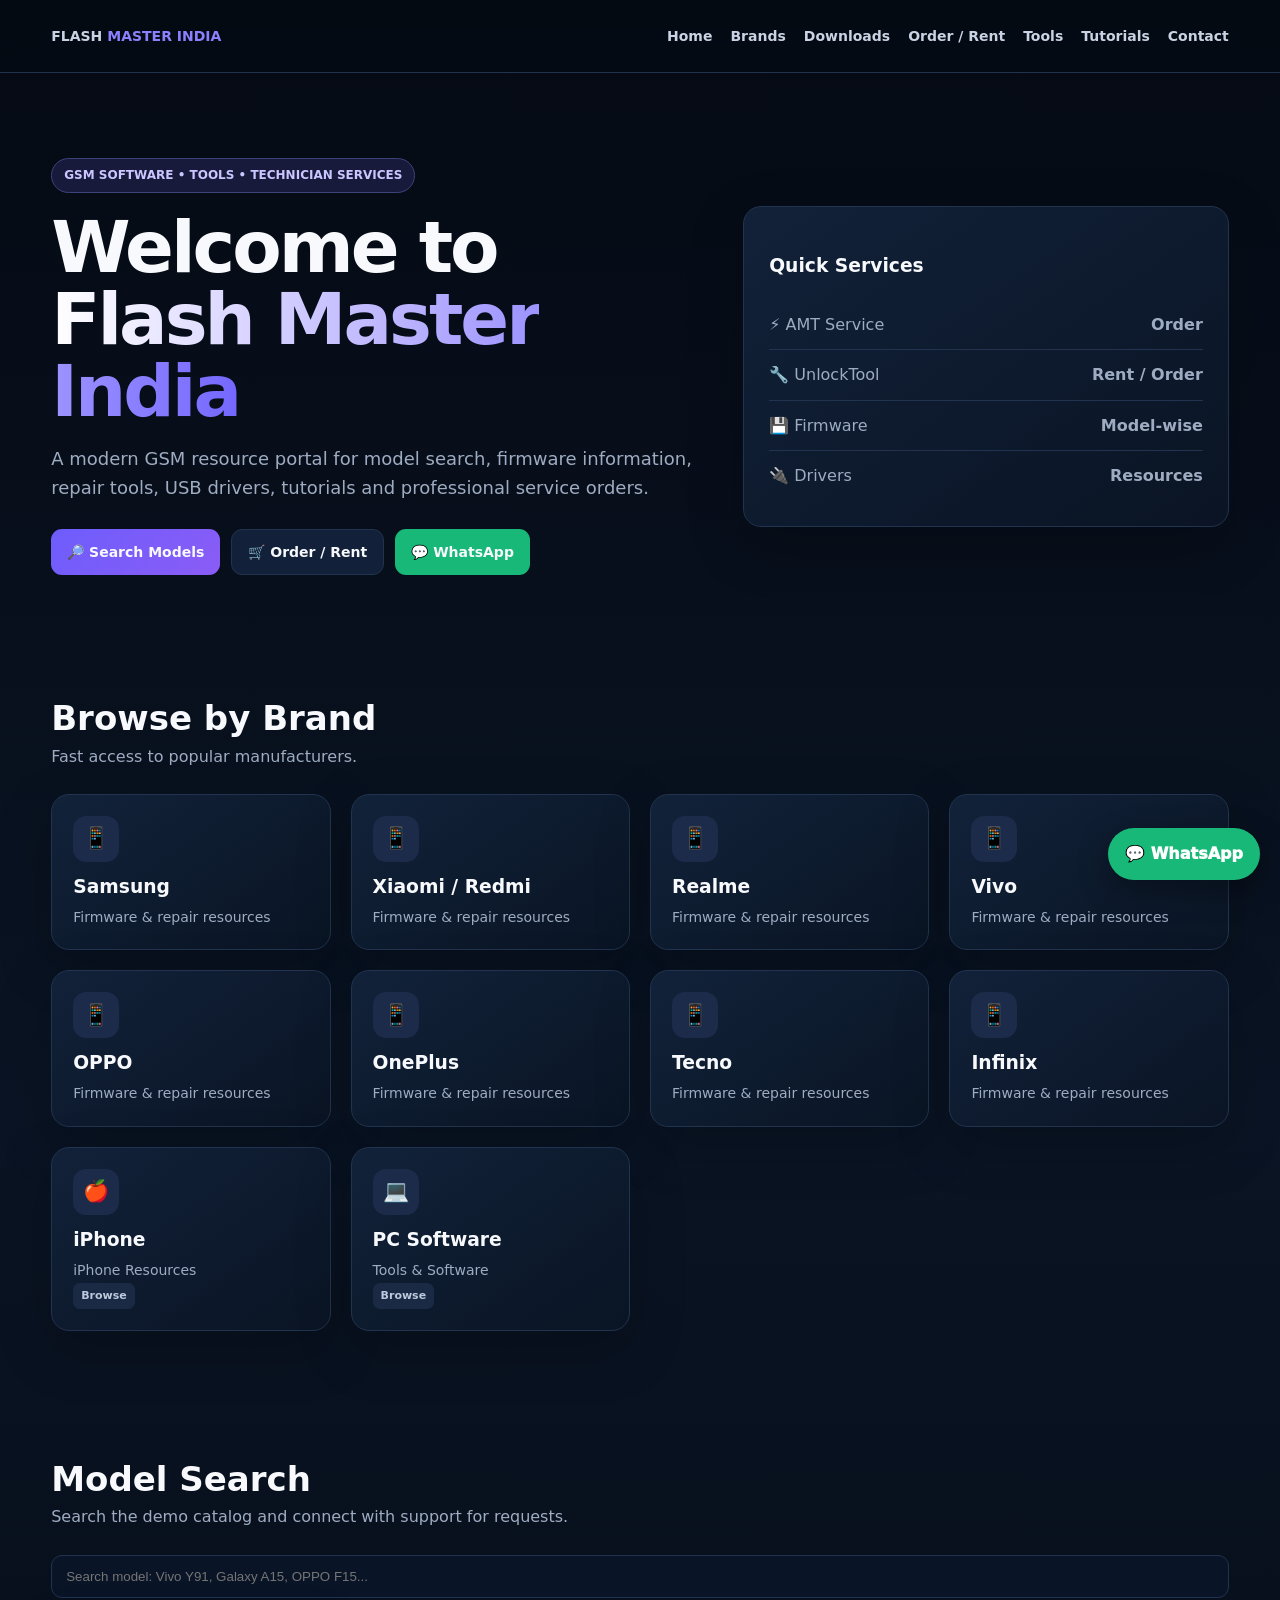
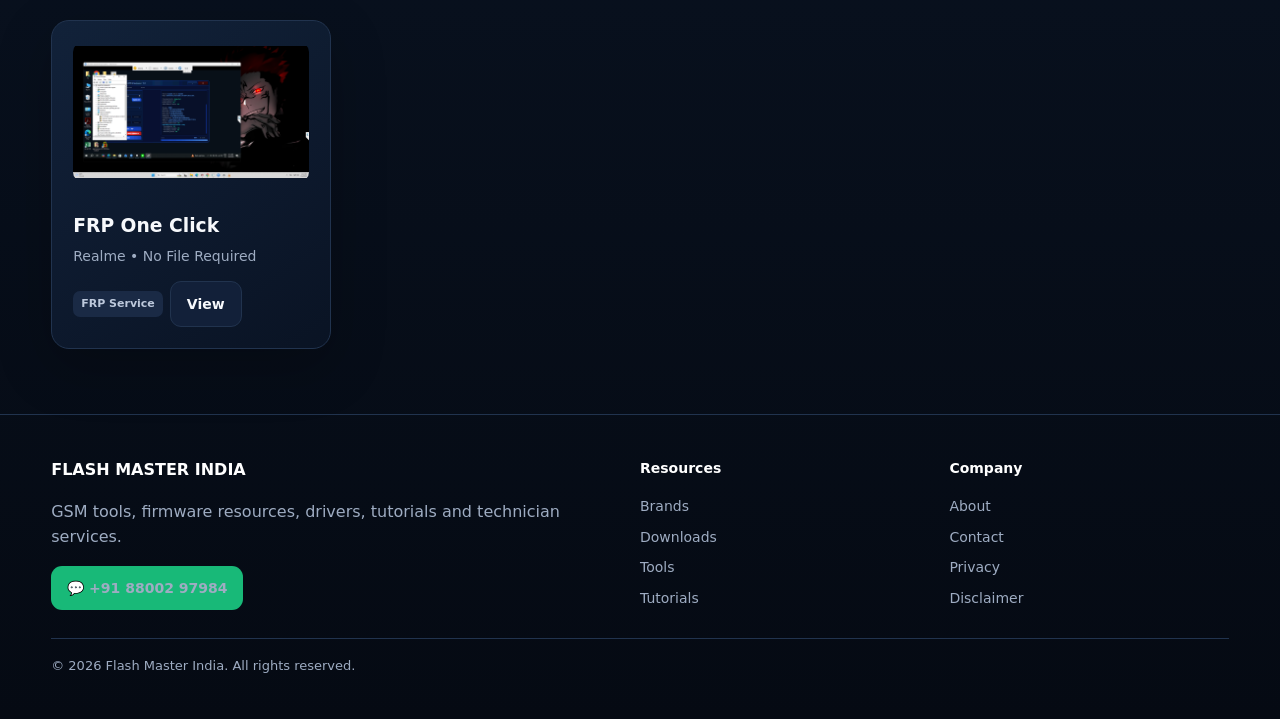
<file: index.html>
<!doctype html>
<html lang="en">
<head>
<meta charset="utf-8">
<meta name="viewport" content="width=device-width,initial-scale=1">
<title>Flash Master India | Flash Master India</title>
<link rel="stylesheet" href="assets/style.css">
</head>

<body>

<header>
<div class="container nav">

<a class="logo" href="index.html">FLASH <span>MASTER INDIA</span></a>

<button class="menu">☰</button>

<nav>
<ul>
<li><a href="index.html">Home</a></li>
<li><a href="brands.html">Brands</a></li>
<li><a href="downloads.html">Downloads</a></li>
<li><a href="orders.html">Order / Rent</a></li>
<li><a href="tools.html">Tools</a></li>
<li><a href="tutorials.html">Tutorials</a></li>
<li><a href="contact.html">Contact</a></li>
</ul>
</nav>

</div>
</header>


<main>

<section class="hero">
<div class="container hero-grid">

<div>

<span class="badge">GSM SOFTWARE • TOOLS • TECHNICIAN SERVICES</span>

<h1>
Welcome to <span class="gradient">Flash Master India</span>
</h1>

<p class="lead">
A modern GSM resource portal for model search, firmware information, repair tools, USB drivers, tutorials and professional service orders.
</p>

<div class="actions">

<a class="btn primary" href="downloads.html">
🔎 Search Models
</a>

<a class="btn" href="orders.html">
🛒 Order / Rent
</a>

<a class="btn whatsapp" href="https://wa.me/918800297984" target="_blank">
💬 WhatsApp
</a>

</div>

</div>


<div class="hero-card">

<h3>Quick Services</h3>

<div class="quick">
<span>⚡ AMT Service</span>
<b>Order</b>
</div>

<div class="quick">
<span>🔧 UnlockTool</span>
<b>Rent / Order</b>
</div>

<div class="quick">
<span>💾 Firmware</span>
<b>Model-wise</b>
</div>

<div class="quick">
<span>🔌 Drivers</span>
<b>Resources</b>
</div>

</div>

</div>
</section>


<section>

<div class="container">

<div class="section-head">

<div>

<h2>Browse by Brand</h2>

<p>Fast access to popular manufacturers.</p>

</div>

</div>


<div class="grid cards">


<a class="card" href="downloads.html?brand=Samsung">
<div class="icon">📱</div>
<h3>Samsung</h3>
<p>Firmware & repair resources</p>
</a>


<a class="card" href="downloads.html?brand=Xiaomi%20%2F%20Redmi">
<div class="icon">📱</div>
<h3>Xiaomi / Redmi</h3>
<p>Firmware & repair resources</p>
</a>


<a class="card" href="downloads.html?brand=Realme">
<div class="icon">📱</div>
<h3>Realme</h3>
<p>Firmware & repair resources</p>
</a>


<a class="card" href="downloads.html?brand=Vivo">
<div class="icon">📱</div>
<h3>Vivo</h3>
<p>Firmware & repair resources</p>
</a>


<a class="card" href="downloads.html?brand=OPPO">
<div class="icon">📱</div>
<h3>OPPO</h3>
<p>Firmware & repair resources</p>
</a>


<a class="card" href="downloads.html?brand=OnePlus">
<div class="icon">📱</div>
<h3>OnePlus</h3>
<p>Firmware & repair resources</p>
</a>


<a class="card" href="downloads.html?brand=Tecno">
<div class="icon">📱</div>
<h3>Tecno</h3>
<p>Firmware & repair resources</p>
</a>


<a class="card" href="downloads.html?brand=Infinix">
<div class="icon">📱</div>
<h3>Infinix</h3>
<p>Firmware & repair resources</p>
</a>


<a class="card" href="downloads.html?brand=iPhone">
<div class="icon">🍎</div>
<h3>iPhone</h3>
<p>iPhone Resources</p>
<span class="tag">Browse</span>
</a>


<a class="card" href="downloads.html?brand=PC%20Software">
<div class="icon">💻</div>
<h3>PC Software</h3>
<p>Tools & Software</p>
<span class="tag">Browse</span>
</a>


</div>
</div>
</section>


<section>

<div class="container">

<div class="section-head">

<div>

<h2>Model Search</h2>

<p>
Search the demo catalog and connect with support for requests.
</p>

</div>

</div>


<div class="search">

<input
id="modelSearch"
placeholder="Search model: Vivo Y91, Galaxy A15, OPPO F15..."
>

</div>


<div id="modelGrid" class="grid cards"></div>

</div>

</section>

</main>


<footer>

<div class="container footer-grid">


<div>

<h4>FLASH MASTER INDIA</h4>

<p>
GSM tools, firmware resources, drivers, tutorials and technician services.
</p>

<a class="btn whatsapp" href="https://wa.me/918800297984" target="_blank">
💬 +91 88002 97984
</a>

</div>


<div class="footer-links">

<h4>Resources</h4>

<a href="brands.html">Brands</a>
<a href="downloads.html">Downloads</a>
<a href="tools.html">Tools</a>
<a href="tutorials.html">Tutorials</a>

</div>


<div class="footer-links">

<h4>Company</h4>

<a href="about.html">About</a>
<a href="contact.html">Contact</a>
<a href="privacy.html">Privacy</a>
<a href="disclaimer.html">Disclaimer</a>

</div>


</div>


<div class="container copy">

© 2026 Flash Master India. All rights reserved.

</div>

</footer>


<a class="float-wa" href="https://wa.me/918800297984" target="_blank">
💬 WhatsApp
</a>


<script src="assets/app.js"></script>

</body>
</html>
</file>
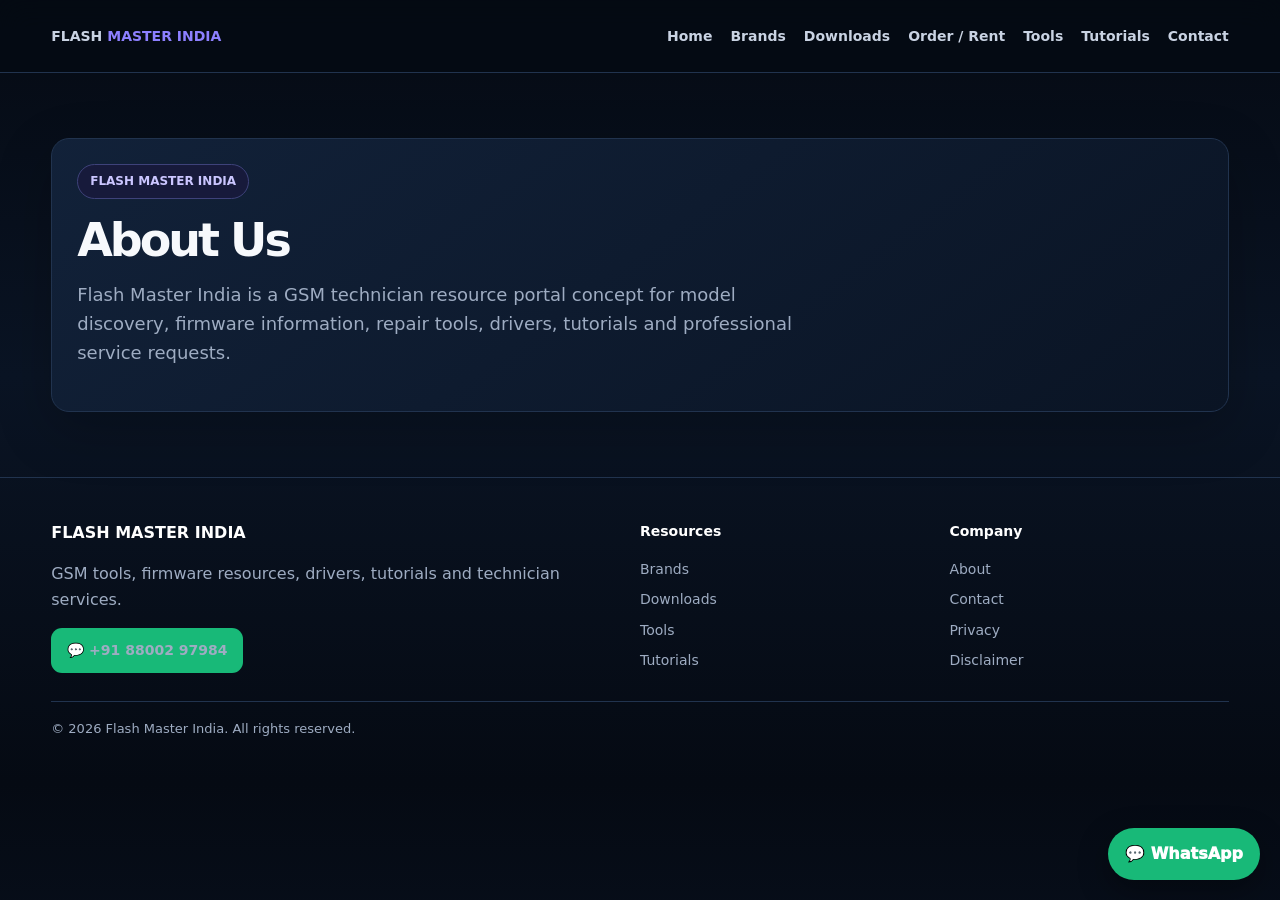
<file: about.html>
<!doctype html><html lang="en"><head><meta charset="utf-8"><meta name="viewport" content="width=device-width,initial-scale=1"><title>About | Flash Master India</title><link rel="stylesheet" href="assets/style.css"></head><body><header><div class="container nav"><a class="logo" href="index.html">FLASH <span>MASTER INDIA</span></a><button class="menu">☰</button><nav><ul><li><a href="index.html">Home</a></li><li><a href="brands.html">Brands</a></li><li><a href="downloads.html">Downloads</a></li><li><a href="orders.html">Order / Rent</a></li><li><a href="tools.html">Tools</a></li><li><a href="tutorials.html">Tutorials</a></li><li><a href="contact.html">Contact</a></li></ul></nav></div></header><section><div class="container"><div class="hero-card"><span class="badge">FLASH MASTER INDIA</span><h1 style="font-size:46px">About Us</h1><p class="lead">Flash Master India is a GSM technician resource portal concept for model discovery, firmware information, repair tools, drivers, tutorials and professional service requests.</p></div></div></section><footer><div class="container footer-grid"><div><h4>FLASH MASTER INDIA</h4><p>GSM tools, firmware resources, drivers, tutorials and technician services.</p><a class="btn whatsapp" href="https://wa.me/918800297984" target="_blank">💬 +91 88002 97984</a></div><div class="footer-links"><h4>Resources</h4><a href="brands.html">Brands</a><a href="downloads.html">Downloads</a><a href="tools.html">Tools</a><a href="tutorials.html">Tutorials</a></div><div class="footer-links"><h4>Company</h4><a href="about.html">About</a><a href="contact.html">Contact</a><a href="privacy.html">Privacy</a><a href="disclaimer.html">Disclaimer</a></div></div><div class="container copy">© 2026 Flash Master India. All rights reserved.</div></footer><a class="float-wa" href="https://wa.me/918800297984" target="_blank">💬 WhatsApp</a><script src="assets/app.js"></script></body></html>
</file>
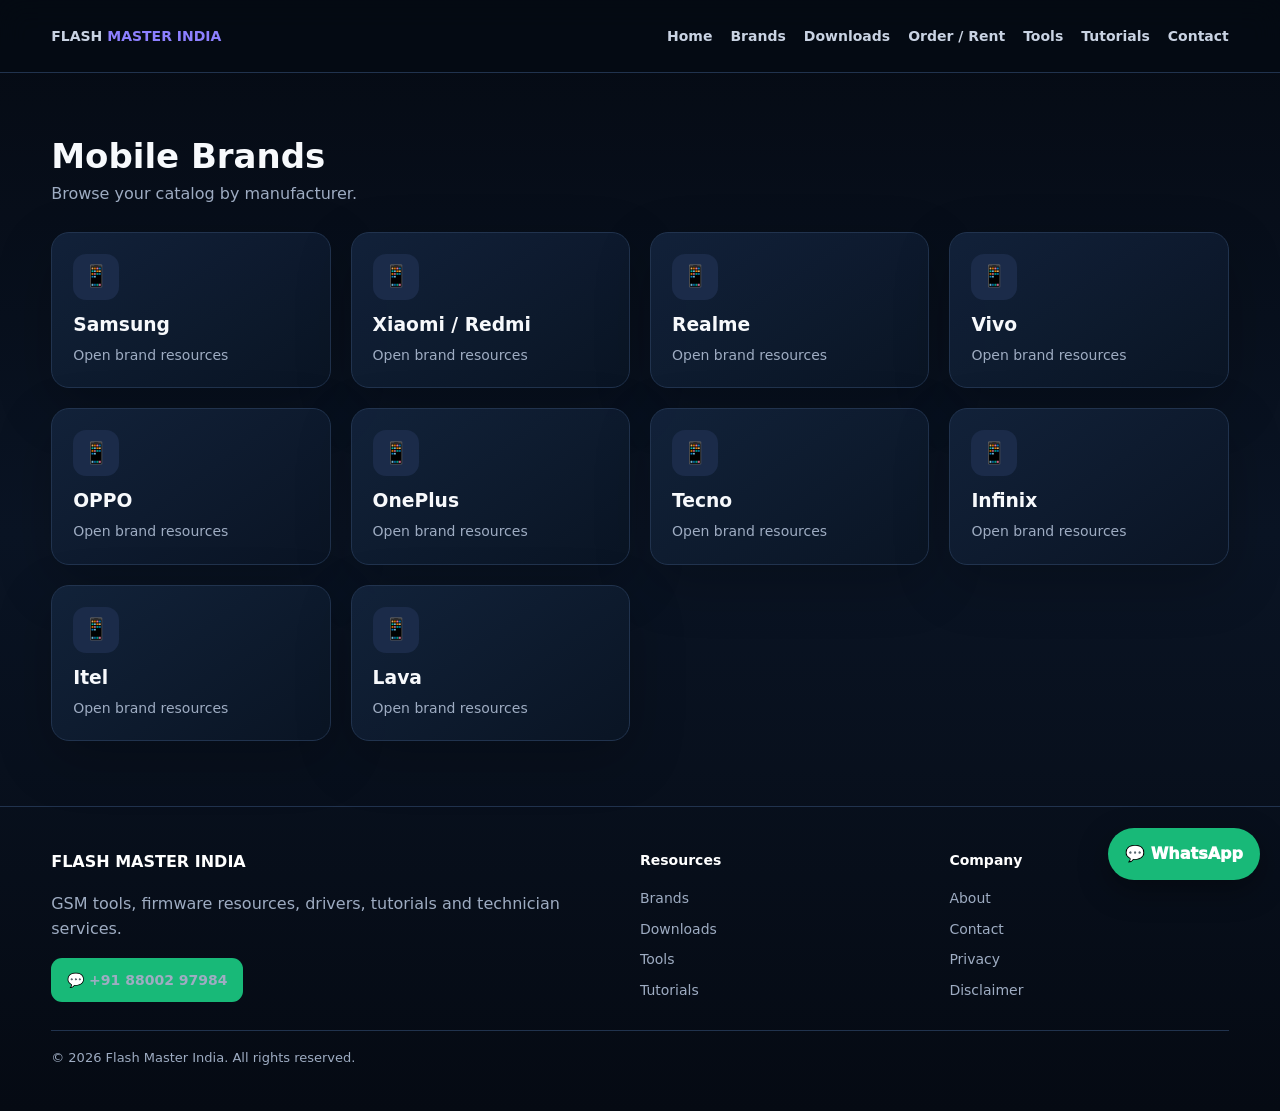
<file: brands.html>
<!doctype html><html lang="en"><head><meta charset="utf-8"><meta name="viewport" content="width=device-width,initial-scale=1"><title>Brands | Flash Master India</title><link rel="stylesheet" href="assets/style.css"></head><body><header><div class="container nav"><a class="logo" href="index.html">FLASH <span>MASTER INDIA</span></a><button class="menu">☰</button><nav><ul><li><a href="index.html">Home</a></li><li><a href="brands.html">Brands</a></li><li><a href="downloads.html">Downloads</a></li><li><a href="orders.html">Order / Rent</a></li><li><a href="tools.html">Tools</a></li><li><a href="tutorials.html">Tutorials</a></li><li><a href="contact.html">Contact</a></li></ul></nav></div></header><section><div class="container"><div class="section-head"><div><h2>Mobile Brands</h2><p>Browse your catalog by manufacturer.</p></div></div><div class="grid cards"><a class="card" href="downloads.html?brand=Samsung"><div class="icon">📱</div><h3>Samsung</h3><p>Open brand resources</p></a><a class="card" href="downloads.html?brand=Xiaomi / Redmi"><div class="icon">📱</div><h3>Xiaomi / Redmi</h3><p>Open brand resources</p></a><a class="card" href="downloads.html?brand=Realme"><div class="icon">📱</div><h3>Realme</h3><p>Open brand resources</p></a><a class="card" href="downloads.html?brand=Vivo"><div class="icon">📱</div><h3>Vivo</h3><p>Open brand resources</p></a><a class="card" href="downloads.html?brand=OPPO"><div class="icon">📱</div><h3>OPPO</h3><p>Open brand resources</p></a><a class="card" href="downloads.html?brand=OnePlus"><div class="icon">📱</div><h3>OnePlus</h3><p>Open brand resources</p></a><a class="card" href="downloads.html?brand=Tecno"><div class="icon">📱</div><h3>Tecno</h3><p>Open brand resources</p></a><a class="card" href="downloads.html?brand=Infinix"><div class="icon">📱</div><h3>Infinix</h3><p>Open brand resources</p></a><a class="card" href="downloads.html?brand=Itel"><div class="icon">📱</div><h3>Itel</h3><p>Open brand resources</p></a><a class="card" href="downloads.html?brand=Lava"><div class="icon">📱</div><h3>Lava</h3><p>Open brand resources</p></a></div></div></section><footer><div class="container footer-grid"><div><h4>FLASH MASTER INDIA</h4><p>GSM tools, firmware resources, drivers, tutorials and technician services.</p><a class="btn whatsapp" href="https://wa.me/918800297984" target="_blank">💬 +91 88002 97984</a></div><div class="footer-links"><h4>Resources</h4><a href="brands.html">Brands</a><a href="downloads.html">Downloads</a><a href="tools.html">Tools</a><a href="tutorials.html">Tutorials</a></div><div class="footer-links"><h4>Company</h4><a href="about.html">About</a><a href="contact.html">Contact</a><a href="privacy.html">Privacy</a><a href="disclaimer.html">Disclaimer</a></div></div><div class="container copy">© 2026 Flash Master India. All rights reserved.</div></footer><a class="float-wa" href="https://wa.me/918800297984" target="_blank">💬 WhatsApp</a><script src="assets/app.js"></script></body></html>
</file>
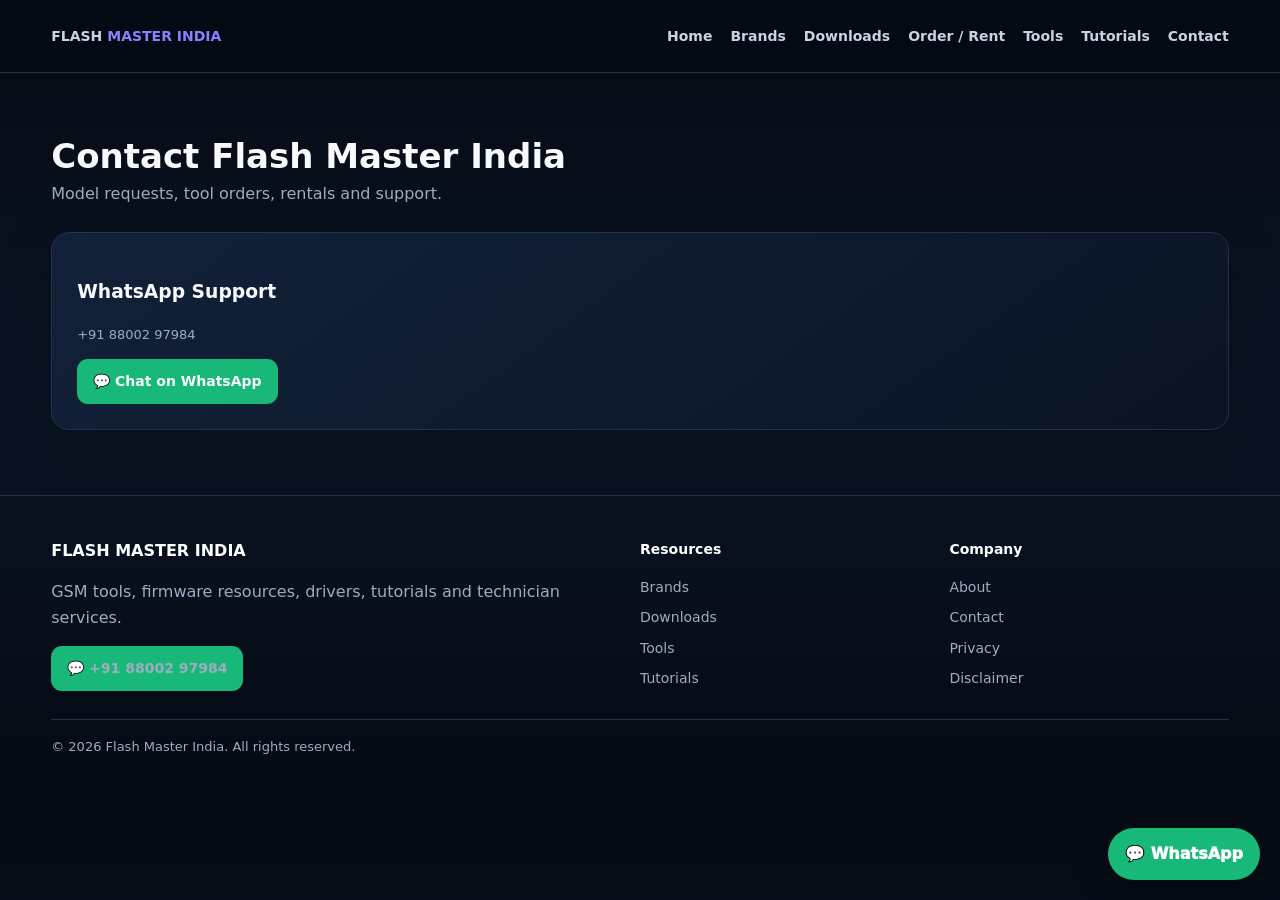
<file: contact.html>
<!doctype html><html lang="en"><head><meta charset="utf-8"><meta name="viewport" content="width=device-width,initial-scale=1"><title>Contact | Flash Master India</title><link rel="stylesheet" href="assets/style.css"></head><body><header><div class="container nav"><a class="logo" href="index.html">FLASH <span>MASTER INDIA</span></a><button class="menu">☰</button><nav><ul><li><a href="index.html">Home</a></li><li><a href="brands.html">Brands</a></li><li><a href="downloads.html">Downloads</a></li><li><a href="orders.html">Order / Rent</a></li><li><a href="tools.html">Tools</a></li><li><a href="tutorials.html">Tutorials</a></li><li><a href="contact.html">Contact</a></li></ul></nav></div></header><section><div class="container"><div class="section-head"><div><h2>Contact Flash Master India</h2><p>Model requests, tool orders, rentals and support.</p></div></div><div class="hero-card"><h3>WhatsApp Support</h3><p class="small">+91 88002 97984</p><a class="btn whatsapp" href="https://wa.me/918800297984" target="_blank">💬 Chat on WhatsApp</a></div></div></section><footer><div class="container footer-grid"><div><h4>FLASH MASTER INDIA</h4><p>GSM tools, firmware resources, drivers, tutorials and technician services.</p><a class="btn whatsapp" href="https://wa.me/918800297984" target="_blank">💬 +91 88002 97984</a></div><div class="footer-links"><h4>Resources</h4><a href="brands.html">Brands</a><a href="downloads.html">Downloads</a><a href="tools.html">Tools</a><a href="tutorials.html">Tutorials</a></div><div class="footer-links"><h4>Company</h4><a href="about.html">About</a><a href="contact.html">Contact</a><a href="privacy.html">Privacy</a><a href="disclaimer.html">Disclaimer</a></div></div><div class="container copy">© 2026 Flash Master India. All rights reserved.</div></footer><a class="float-wa" href="https://wa.me/918800297984" target="_blank">💬 WhatsApp</a><script src="assets/app.js"></script></body></html>
</file>
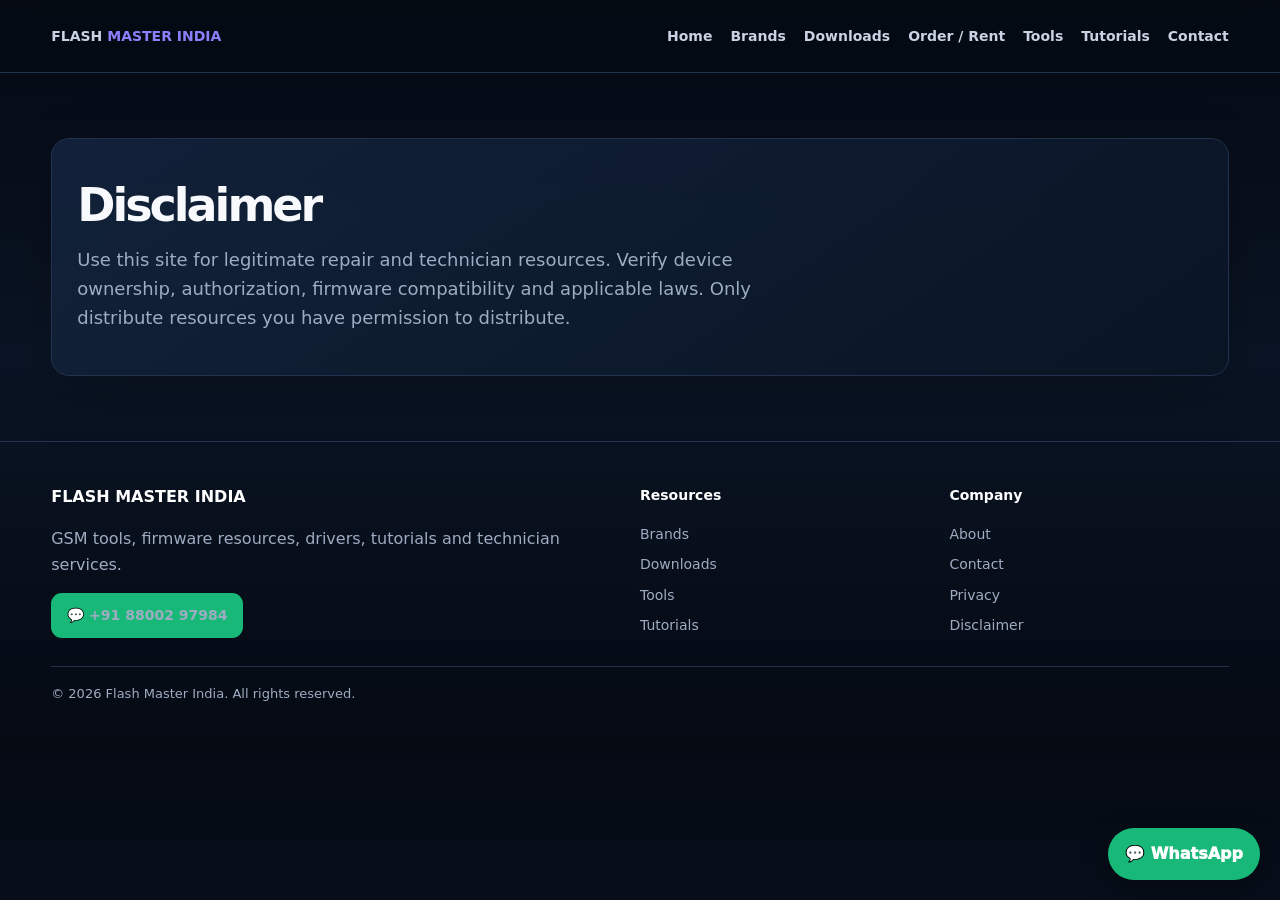
<file: disclaimer.html>
<!doctype html><html lang="en"><head><meta charset="utf-8"><meta name="viewport" content="width=device-width,initial-scale=1"><title>Disclaimer | Flash Master India</title><link rel="stylesheet" href="assets/style.css"></head><body><header><div class="container nav"><a class="logo" href="index.html">FLASH <span>MASTER INDIA</span></a><button class="menu">☰</button><nav><ul><li><a href="index.html">Home</a></li><li><a href="brands.html">Brands</a></li><li><a href="downloads.html">Downloads</a></li><li><a href="orders.html">Order / Rent</a></li><li><a href="tools.html">Tools</a></li><li><a href="tutorials.html">Tutorials</a></li><li><a href="contact.html">Contact</a></li></ul></nav></div></header><section><div class="container"><div class="hero-card"><h1 style="font-size:46px">Disclaimer</h1><p class="lead">Use this site for legitimate repair and technician resources. Verify device ownership, authorization, firmware compatibility and applicable laws. Only distribute resources you have permission to distribute.</p></div></div></section><footer><div class="container footer-grid"><div><h4>FLASH MASTER INDIA</h4><p>GSM tools, firmware resources, drivers, tutorials and technician services.</p><a class="btn whatsapp" href="https://wa.me/918800297984" target="_blank">💬 +91 88002 97984</a></div><div class="footer-links"><h4>Resources</h4><a href="brands.html">Brands</a><a href="downloads.html">Downloads</a><a href="tools.html">Tools</a><a href="tutorials.html">Tutorials</a></div><div class="footer-links"><h4>Company</h4><a href="about.html">About</a><a href="contact.html">Contact</a><a href="privacy.html">Privacy</a><a href="disclaimer.html">Disclaimer</a></div></div><div class="container copy">© 2026 Flash Master India. All rights reserved.</div></footer><a class="float-wa" href="https://wa.me/918800297984" target="_blank">💬 WhatsApp</a><script src="assets/app.js"></script></body></html>
</file>
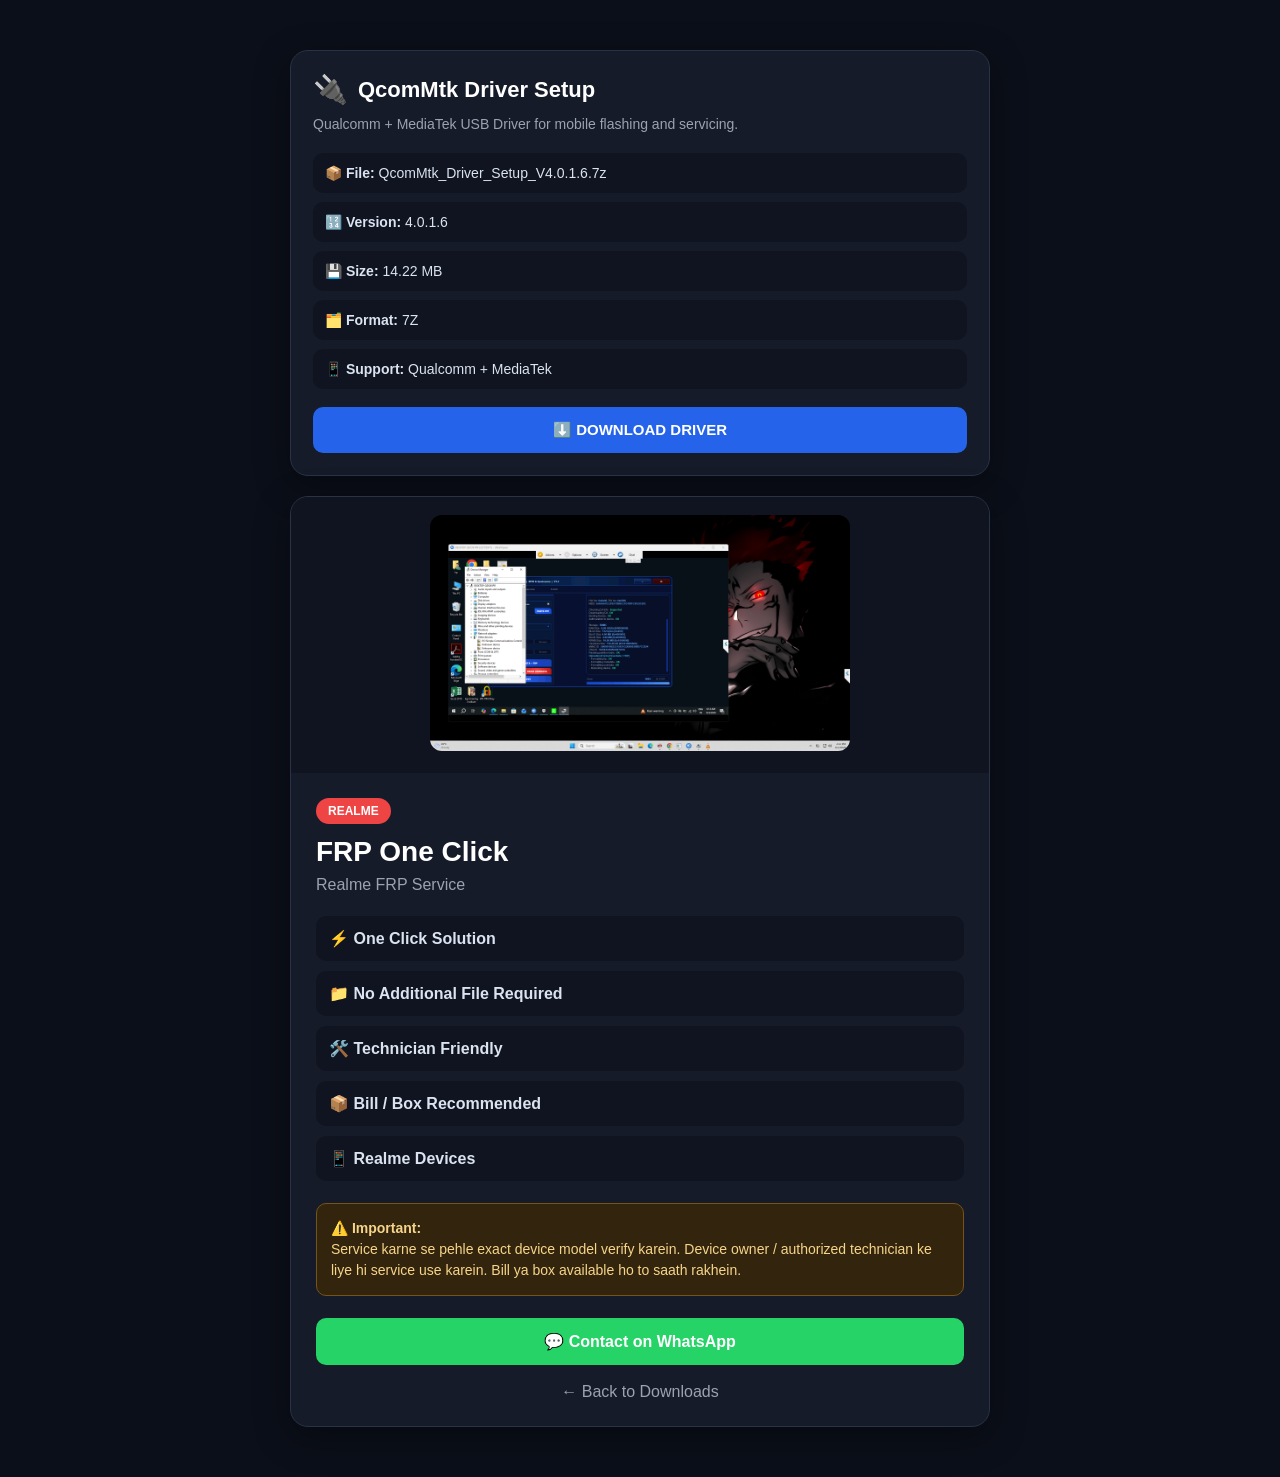
<file: download.html>
<!DOCTYPE html>
<html lang="en">
<head>
  <meta charset="UTF-8">
  <meta name="viewport" content="width=device-width, initial-scale=1.0">

  <title>Realme FRP One Click | Flash Master India</title>

  <style>
    *{
      box-sizing:border-box;
      margin:0;
      padding:0;
    }

    body{
      font-family:Arial, sans-serif;
      background:#0b0f19;
      color:#fff;
      padding:20px;
    }

    .container{
      max-width:700px;
      margin:30px auto;
    }

    /* DRIVER CARD */
    .driver-card{
      background:#151b29;
      border:1px solid #293246;
      border-radius:18px;
      padding:22px;
      margin-bottom:20px;
      box-shadow:0 10px 35px rgba(0,0,0,.35);
    }

    .driver-title{
      display:flex;
      align-items:center;
      gap:10px;
      margin-bottom:8px;
    }

    .driver-title h2{
      font-size:22px;
    }

    .driver-subtitle{
      color:#9ca3af;
      font-size:14px;
      margin-bottom:18px;
      line-height:1.5;
    }

    .driver-info{
      display:grid;
      gap:9px;
      margin-bottom:18px;
    }

    .driver-info div{
      background:#0f1420;
      border-radius:10px;
      padding:12px;
      color:#dbe3f0;
      font-size:14px;
    }

    .driver-download{
      display:block;
      text-align:center;
      background:#2563eb;
      color:#fff;
      text-decoration:none;
      padding:14px;
      border-radius:10px;
      font-weight:bold;
      font-size:15px;
      transition:.2s;
    }

    .driver-download:hover{
      background:#1d4ed8;
    }

    .post{
      background:#151b29;
      border:1px solid #293246;
      border-radius:18px;
      overflow:hidden;
      box-shadow:0 10px 35px rgba(0,0,0,.35);
    }

    .image-box{
      background:#0f1420;
      text-align:center;
      padding:18px;
    }

    .image-box img{
      width:100%;
      max-width:420px;
      max-height:300px;
      object-fit:contain;
      border-radius:12px;
    }

    .content{
      padding:25px;
    }

    .brand{
      display:inline-block;
      background:#ef4444;
      color:white;
      padding:6px 12px;
      border-radius:20px;
      font-size:12px;
      font-weight:bold;
      margin-bottom:12px;
    }

    h1{
      font-size:28px;
      margin-bottom:8px;
    }

    .subtitle{
      color:#9ca3af;
      margin-bottom:22px;
    }

    .features{
      display:grid;
      gap:10px;
      margin-bottom:22px;
    }

    .feature{
      background:#0f1420;
      border-radius:10px;
      padding:13px;
      color:#dbe3f0;
    }

    .warning{
      background:#33240d;
      border:1px solid #765317;
      color:#f6d58a;
      padding:14px;
      border-radius:10px;
      font-size:14px;
      line-height:1.5;
      margin-bottom:22px;
    }

    .whatsapp{
      display:block;
      text-align:center;
      background:#25D366;
      color:white;
      text-decoration:none;
      padding:14px;
      border-radius:10px;
      font-weight:bold;
      font-size:16px;
    }

    .back{
      display:block;
      text-align:center;
      color:#9ca3af;
      text-decoration:none;
      margin-top:18px;
    }

    @media(max-width:600px){
      body{
        padding:12px;
      }

      .container{
        margin:15px auto;
      }

      .driver-card{
        padding:18px;
      }

      .content{
        padding:20px;
      }

      h1{
        font-size:24px;
      }
    }
  </style>
</head>

<body>

  <div class="container">

    <!-- ============================= -->
    <!-- TOP DRIVER SECTION             -->
    <!-- ============================= -->

    <div class="driver-card">

      <div class="driver-title">
        <span style="font-size:28px;">🔌</span>
        <h2>QcomMtk Driver Setup</h2>
      </div>

      <p class="driver-subtitle">
        Qualcomm + MediaTek USB Driver for mobile flashing
        and servicing.
      </p>

      <div class="driver-info">

        <div>
          📦 <strong>File:</strong>
          QcomMtk_Driver_Setup_V4.0.1.6.7z
        </div>

        <div>
          🔢 <strong>Version:</strong> 4.0.1.6
        </div>

        <div>
          💾 <strong>Size:</strong> 14.22 MB
        </div>

        <div>
          🗂️ <strong>Format:</strong> 7Z
        </div>

        <div>
          📱 <strong>Support:</strong>
          Qualcomm + MediaTek
        </div>

      </div>

      <a
        class="driver-download"
        href="https://www.mediafire.com/file/ypqexzoo7voskrr/QcomMtk_Driver_Setup_V4.0.1.6.7z/file"
        target="_blank"
        rel="noopener noreferrer">
        ⬇️ DOWNLOAD DRIVER
      </a>

    </div>


    <!-- ============================= -->
    <!-- REALME FRP POST                -->
    <!-- ============================= -->

    <div class="post">

      <div class="image-box">
        <img
          src="assets/realme-frp.jpg"
          alt="Realme FRP One Click">
      </div>

      <div class="content">

        <span class="brand">REALME</span>

        <h1>FRP One Click</h1>

        <p class="subtitle">
          Realme FRP Service
        </p>

        <div class="features">

          <div class="feature">
            ⚡ <strong>One Click Solution</strong>
          </div>

          <div class="feature">
            📁 <strong>No Additional File Required</strong>
          </div>

          <div class="feature">
            🛠️ <strong>Technician Friendly</strong>
          </div>

          <div class="feature">
            📦 <strong>Bill / Box Recommended</strong>
          </div>

          <div class="feature">
            📱 <strong>Realme Devices</strong>
          </div>

        </div>

        <div class="warning">
          ⚠️ <strong>Important:</strong><br>
          Service karne se pehle exact device model
          verify karein. Device owner / authorized technician
          ke liye hi service use karein. Bill ya box available
          ho to saath rakhein.
        </div>

        <a
          class="whatsapp"
          href="https://wa.me/918800297984?text=Hello%20Flash%20Master%20India%2C%20mujhe%20Realme%20FRP%20One%20Click%20service%20ke%20baare%20mein%20information%20chahiye."
          target="_blank"
          rel="noopener noreferrer">
          💬 Contact on WhatsApp
        </a>

        <a class="back" href="downloads.html">
          ← Back to Downloads
        </a>

      </div>

    </div>

  </div>

</body>
</html>
</file>
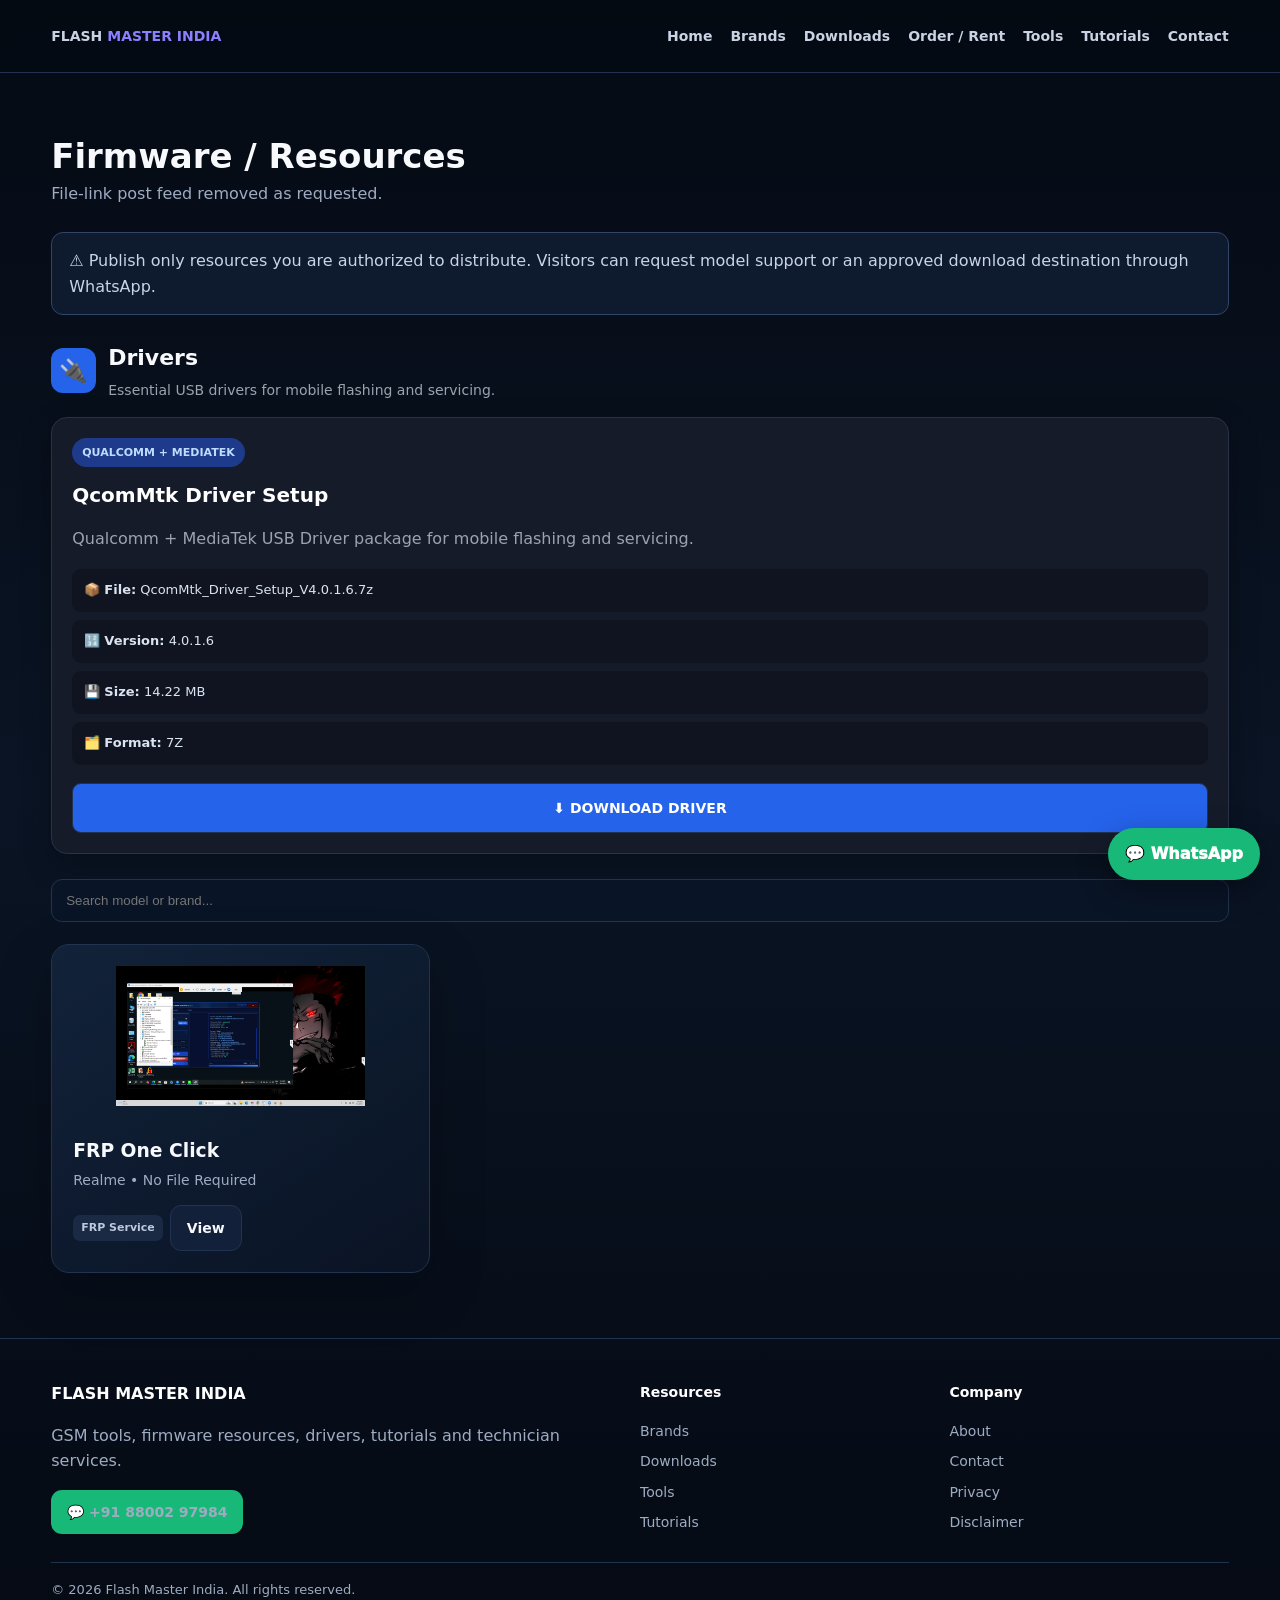
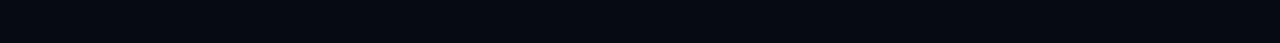
<file: downloads.html>
<!doctype html>
<html lang="en">

<head>
  <meta charset="utf-8">
  <meta name="viewport" content="width=device-width,initial-scale=1">

  <title>Downloads | Flash Master India</title>

  <link rel="stylesheet" href="assets/style.css">

  <style>
    /* ============================= */
    /* DRIVER SECTION                 */
    /* ============================= */

    .driver-section {
      margin: 25px 0;
    }

    .driver-header {
      display: flex;
      align-items: center;
      gap: 12px;
      margin-bottom: 15px;
    }

    .driver-icon {
      width: 45px;
      height: 45px;
      display: flex;
      align-items: center;
      justify-content: center;
      background: #2563eb;
      border-radius: 12px;
      font-size: 23px;
    }

    .driver-header h2 {
      margin: 0;
      font-size: 22px;
    }

    .driver-header p {
      margin: 4px 0 0;
      color: #9ca3af;
      font-size: 14px;
    }

    .driver-card {
      background: #151b29;
      border: 1px solid #293246;
      border-radius: 16px;
      padding: 20px;
      box-shadow: 0 10px 30px rgba(0,0,0,.25);
    }

    .driver-badge {
      display: inline-block;
      background: #1e3a8a;
      color: #bfdbfe;
      padding: 6px 10px;
      border-radius: 20px;
      font-size: 11px;
      font-weight: bold;
      margin-bottom: 12px;
    }

    .driver-card h3 {
      margin: 0 0 8px;
      font-size: 20px;
      color: #fff;
    }

    .driver-card > p {
      color: #9ca3af;
      line-height: 1.5;
      margin-bottom: 18px;
    }

    .driver-details {
      display: grid;
      gap: 8px;
      margin-bottom: 18px;
    }

    .driver-details div {
      background: #0f1420;
      color: #dbe3f0;
      padding: 11px 12px;
      border-radius: 9px;
      font-size: 13px;
    }

    .driver-download {
      display: block;
      width: 100%;
      text-align: center;
      background: #2563eb !important;
      color: #fff !important;
      text-decoration: none;
      padding: 13px 15px;
      border-radius: 9px;
      font-weight: bold;
      transition: .2s;
    }

    .driver-download:hover {
      background: #1d4ed8 !important;
      transform: translateY(-1px);
    }

    @media (max-width:600px) {

      .driver-card {
        padding: 16px;
      }

      .driver-header h2 {
        font-size: 20px;
      }

      .driver-card h3 {
        font-size: 18px;
      }

    }
  </style>

</head>

<body>

<header>

  <div class="container nav">

    <a class="logo" href="index.html">
      FLASH <span>MASTER INDIA</span>
    </a>

    <button class="menu">☰</button>

    <nav>
      <ul>

        <li>
          <a href="index.html">Home</a>
        </li>

        <li>
          <a href="brands.html">Brands</a>
        </li>

        <li>
          <a href="downloads.html">Downloads</a>
        </li>

        <li>
          <a href="orders.html">Order / Rent</a>
        </li>

        <li>
          <a href="tools.html">Tools</a>
        </li>

        <li>
          <a href="tutorials.html">Tutorials</a>
        </li>

        <li>
          <a href="contact.html">Contact</a>
        </li>

      </ul>
    </nav>

  </div>

</header>


<section>

  <div class="container">

    <div class="section-head">

      <div>

        <h2>Firmware / Resources</h2>

        <p>
          File-link post feed removed as requested.
        </p>

      </div>

    </div>


    <div class="notice">

      ⚠️ Publish only resources you are authorized to distribute.
      Visitors can request model support or an approved download
      destination through WhatsApp.

    </div>


    <!-- ================================= -->
    <!-- DRIVER SECTION                     -->
    <!-- SHOW ONLY ON MAIN DOWNLOADS PAGE   -->
    <!-- ================================= -->

    <div id="driverSection" class="driver-section">

      <div class="driver-header">

        <div class="driver-icon">
          🔌
        </div>

        <div>

          <h2>Drivers</h2>

          <p>
            Essential USB drivers for mobile flashing and servicing.
          </p>

        </div>

      </div>


      <div class="driver-card">

        <span class="driver-badge">
          QUALCOMM + MEDIATEK
        </span>


        <h3>
          QcomMtk Driver Setup
        </h3>


        <p>
          Qualcomm + MediaTek USB Driver package for
          mobile flashing and servicing.
        </p>


        <div class="driver-details">

          <div>
            📦 <strong>File:</strong>
            QcomMtk_Driver_Setup_V4.0.1.6.7z
          </div>

          <div>
            🔢 <strong>Version:</strong>
            4.0.1.6
          </div>

          <div>
            💾 <strong>Size:</strong>
            14.22 MB
          </div>

          <div>
            🗂️ <strong>Format:</strong>
            7Z
          </div>

        </div>


        <a
          class="btn driver-download"
          href="https://www.mediafire.com/file/ypqexzoo7voskrr/QcomMtk_Driver_Setup_V4.0.1.6.7z/file"
          target="_blank"
          rel="noopener noreferrer">

          ⬇️ DOWNLOAD DRIVER

        </a>

      </div>

    </div>


    <!-- ================================= -->
    <!-- SEARCH                             -->
    <!-- ================================= -->

    <div class="search">

      <input
        id="downloadSearch"
        placeholder="Search model or brand...">

    </div>


    <!-- ================================= -->
    <!-- FIRMWARE GRID                      -->
    <!-- ================================= -->

    <div
      id="downloadGrid"
      class="grid downloads">
    </div>


  </div>

</section>


<footer>

  <div class="container footer-grid">


    <div>

      <h4>
        FLASH MASTER INDIA
      </h4>

      <p>
        GSM tools, firmware resources, drivers,
        tutorials and technician services.
      </p>

      <a
        class="btn whatsapp"
        href="https://wa.me/918800297984"
        target="_blank">

        💬 +91 88002 97984

      </a>

    </div>


    <div class="footer-links">

      <h4>
        Resources
      </h4>

      <a href="brands.html">
        Brands
      </a>

      <a href="downloads.html">
        Downloads
      </a>

      <a href="tools.html">
        Tools
      </a>

      <a href="tutorials.html">
        Tutorials
      </a>

    </div>


    <div class="footer-links">

      <h4>
        Company
      </h4>

      <a href="about.html">
        About
      </a>

      <a href="contact.html">
        Contact
      </a>

      <a href="privacy.html">
        Privacy
      </a>

      <a href="disclaimer.html">
        Disclaimer
      </a>

    </div>


  </div>


  <div class="container copy">

    © 2026 Flash Master India. All rights reserved.

  </div>

</footer>


<a
  class="float-wa"
  href="https://wa.me/918800297984"
  target="_blank">

  💬 WhatsApp

</a>


<script src="assets/app.js"></script>


<!-- ================================= -->
<!-- HIDE DRIVER WHEN BRAND IS SELECTED -->
<!-- ================================= -->

<script>

  const urlParams =
    new URLSearchParams(window.location.search);

  const selectedBrand =
    urlParams.get("brand");

  const driverSection =
    document.getElementById("driverSection");


  if (selectedBrand) {

    driverSection.style.display = "none";

  }

</script>


</body>
</html>
</file>
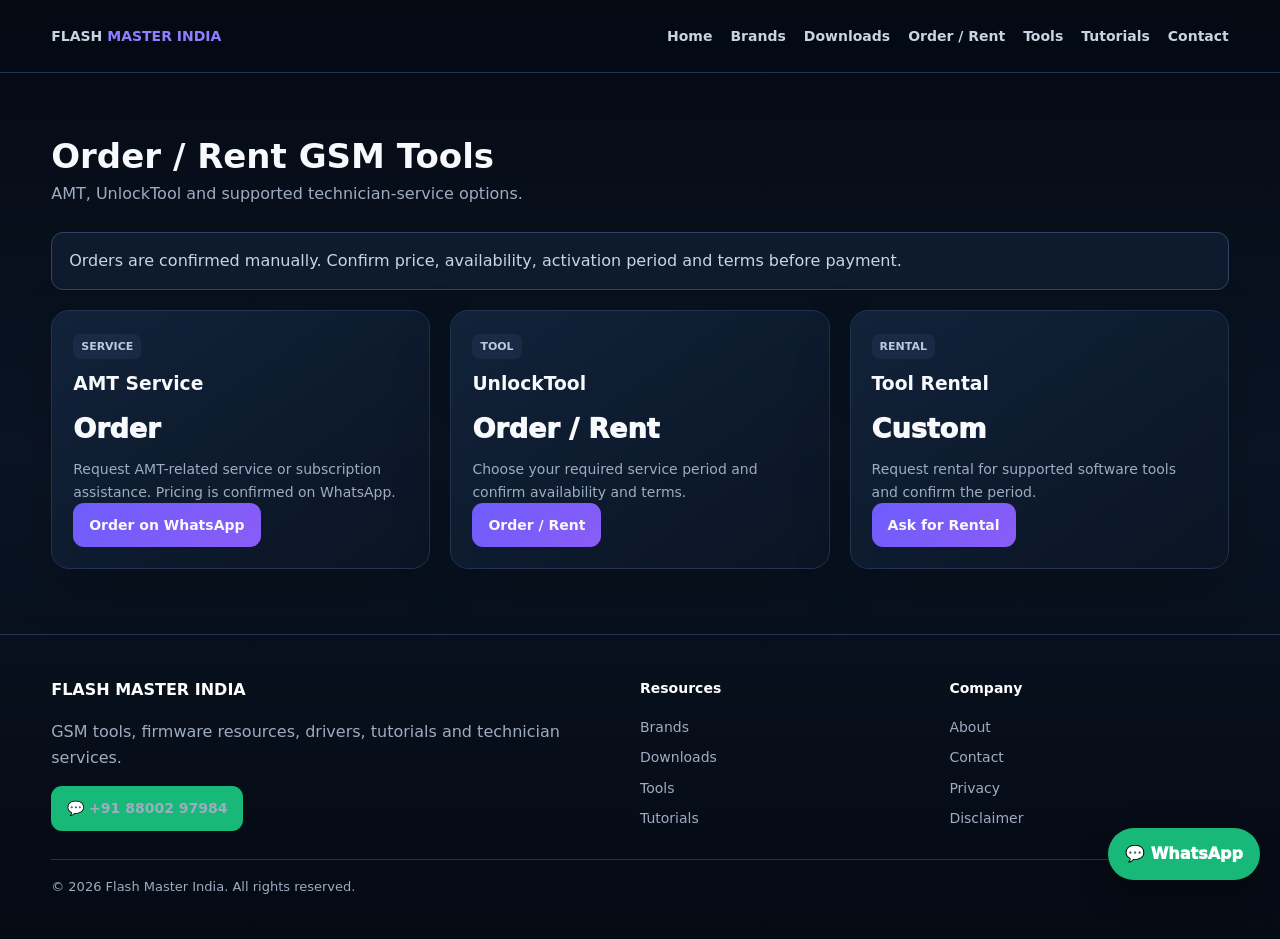
<file: orders.html>
<!doctype html><html lang="en"><head><meta charset="utf-8"><meta name="viewport" content="width=device-width,initial-scale=1"><title>Order / Rent | Flash Master India</title><link rel="stylesheet" href="assets/style.css"></head><body><header><div class="container nav"><a class="logo" href="index.html">FLASH <span>MASTER INDIA</span></a><button class="menu">☰</button><nav><ul><li><a href="index.html">Home</a></li><li><a href="brands.html">Brands</a></li><li><a href="downloads.html">Downloads</a></li><li><a href="orders.html">Order / Rent</a></li><li><a href="tools.html">Tools</a></li><li><a href="tutorials.html">Tutorials</a></li><li><a href="contact.html">Contact</a></li></ul></nav></div></header><section><div class="container"><div class="section-head"><div><h2>Order / Rent GSM Tools</h2><p>AMT, UnlockTool and supported technician-service options.</p></div></div><div class="notice">Orders are confirmed manually. Confirm price, availability, activation period and terms before payment.</div><div class="grid orders"><article class="card"><span class="tag">SERVICE</span><h3>AMT Service</h3><div class="price">Order</div><p>Request AMT-related service or subscription assistance. Pricing is confirmed on WhatsApp.</p><a class="btn primary" href="https://wa.me/918800297984?text=Hello%20Flash%20Master%20India%2C%20I%20want%20AMT%20service." target="_blank">Order on WhatsApp</a></article><article class="card"><span class="tag">TOOL</span><h3>UnlockTool</h3><div class="price">Order / Rent</div><p>Choose your required service period and confirm availability and terms.</p><a class="btn primary" href="https://wa.me/918800297984?text=Hello%20Flash%20Master%20India%2C%20I%20want%20UnlockTool%20order%2Frent." target="_blank">Order / Rent</a></article><article class="card"><span class="tag">RENTAL</span><h3>Tool Rental</h3><div class="price">Custom</div><p>Request rental for supported software tools and confirm the period.</p><a class="btn primary" href="https://wa.me/918800297984?text=Hello%20Flash%20Master%20India%2C%20I%20want%20to%20rent%20a%20GSM%20tool." target="_blank">Ask for Rental</a></article></div></div></section><footer><div class="container footer-grid"><div><h4>FLASH MASTER INDIA</h4><p>GSM tools, firmware resources, drivers, tutorials and technician services.</p><a class="btn whatsapp" href="https://wa.me/918800297984" target="_blank">💬 +91 88002 97984</a></div><div class="footer-links"><h4>Resources</h4><a href="brands.html">Brands</a><a href="downloads.html">Downloads</a><a href="tools.html">Tools</a><a href="tutorials.html">Tutorials</a></div><div class="footer-links"><h4>Company</h4><a href="about.html">About</a><a href="contact.html">Contact</a><a href="privacy.html">Privacy</a><a href="disclaimer.html">Disclaimer</a></div></div><div class="container copy">© 2026 Flash Master India. All rights reserved.</div></footer><a class="float-wa" href="https://wa.me/918800297984" target="_blank">💬 WhatsApp</a><script src="assets/app.js"></script></body></html>
</file>
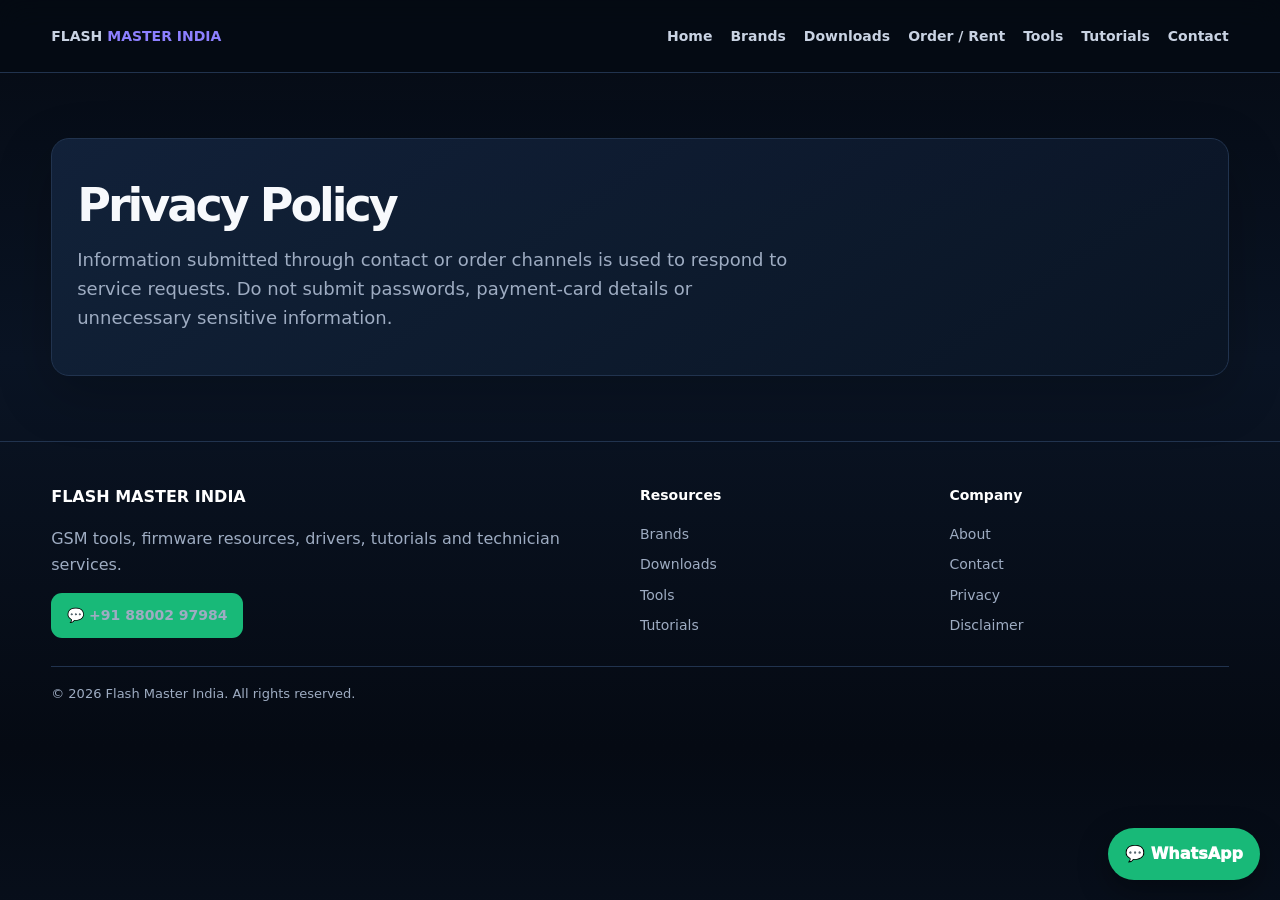
<file: privacy.html>
<!doctype html><html lang="en"><head><meta charset="utf-8"><meta name="viewport" content="width=device-width,initial-scale=1"><title>Privacy | Flash Master India</title><link rel="stylesheet" href="assets/style.css"></head><body><header><div class="container nav"><a class="logo" href="index.html">FLASH <span>MASTER INDIA</span></a><button class="menu">☰</button><nav><ul><li><a href="index.html">Home</a></li><li><a href="brands.html">Brands</a></li><li><a href="downloads.html">Downloads</a></li><li><a href="orders.html">Order / Rent</a></li><li><a href="tools.html">Tools</a></li><li><a href="tutorials.html">Tutorials</a></li><li><a href="contact.html">Contact</a></li></ul></nav></div></header><section><div class="container"><div class="hero-card"><h1 style="font-size:46px">Privacy Policy</h1><p class="lead">Information submitted through contact or order channels is used to respond to service requests. Do not submit passwords, payment-card details or unnecessary sensitive information.</p></div></div></section><footer><div class="container footer-grid"><div><h4>FLASH MASTER INDIA</h4><p>GSM tools, firmware resources, drivers, tutorials and technician services.</p><a class="btn whatsapp" href="https://wa.me/918800297984" target="_blank">💬 +91 88002 97984</a></div><div class="footer-links"><h4>Resources</h4><a href="brands.html">Brands</a><a href="downloads.html">Downloads</a><a href="tools.html">Tools</a><a href="tutorials.html">Tutorials</a></div><div class="footer-links"><h4>Company</h4><a href="about.html">About</a><a href="contact.html">Contact</a><a href="privacy.html">Privacy</a><a href="disclaimer.html">Disclaimer</a></div></div><div class="container copy">© 2026 Flash Master India. All rights reserved.</div></footer><a class="float-wa" href="https://wa.me/918800297984" target="_blank">💬 WhatsApp</a><script src="assets/app.js"></script></body></html>
</file>
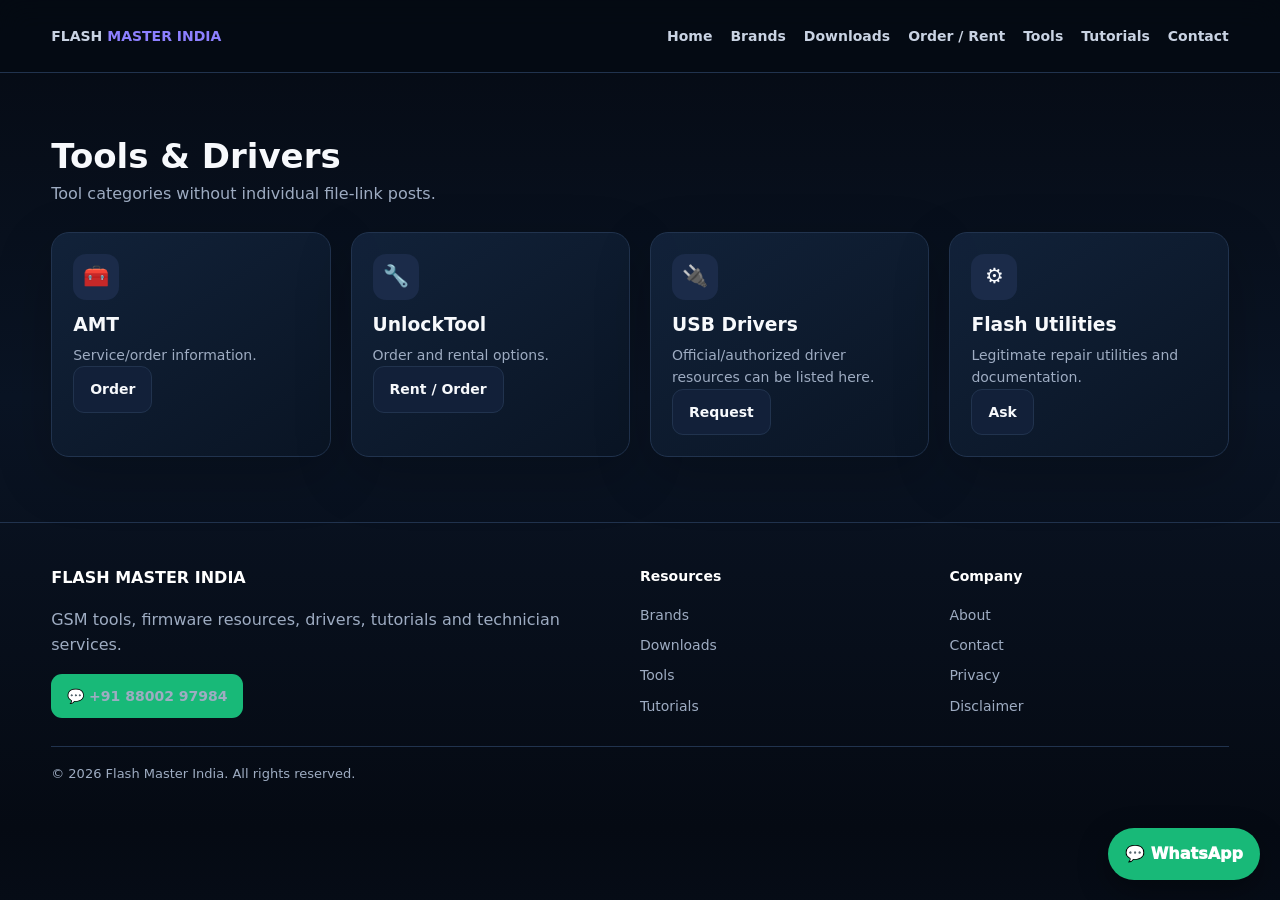
<file: tools.html>
<!doctype html><html lang="en"><head><meta charset="utf-8"><meta name="viewport" content="width=device-width,initial-scale=1"><title>Tools & Drivers | Flash Master India</title><link rel="stylesheet" href="assets/style.css"></head><body><header><div class="container nav"><a class="logo" href="index.html">FLASH <span>MASTER INDIA</span></a><button class="menu">☰</button><nav><ul><li><a href="index.html">Home</a></li><li><a href="brands.html">Brands</a></li><li><a href="downloads.html">Downloads</a></li><li><a href="orders.html">Order / Rent</a></li><li><a href="tools.html">Tools</a></li><li><a href="tutorials.html">Tutorials</a></li><li><a href="contact.html">Contact</a></li></ul></nav></div></header><section><div class="container"><div class="section-head"><div><h2>Tools & Drivers</h2><p>Tool categories without individual file-link posts.</p></div></div><div class="grid cards"><article class="card"><div class="icon">🧰</div><h3>AMT</h3><p>Service/order information.</p><a class="btn" href="orders.html">Order</a></article><article class="card"><div class="icon">🔧</div><h3>UnlockTool</h3><p>Order and rental options.</p><a class="btn" href="orders.html">Rent / Order</a></article><article class="card"><div class="icon">🔌</div><h3>USB Drivers</h3><p>Official/authorized driver resources can be listed here.</p><a class="btn" href="contact.html">Request</a></article><article class="card"><div class="icon">⚙️</div><h3>Flash Utilities</h3><p>Legitimate repair utilities and documentation.</p><a class="btn" href="contact.html">Ask</a></article></div></div></section><footer><div class="container footer-grid"><div><h4>FLASH MASTER INDIA</h4><p>GSM tools, firmware resources, drivers, tutorials and technician services.</p><a class="btn whatsapp" href="https://wa.me/918800297984" target="_blank">💬 +91 88002 97984</a></div><div class="footer-links"><h4>Resources</h4><a href="brands.html">Brands</a><a href="downloads.html">Downloads</a><a href="tools.html">Tools</a><a href="tutorials.html">Tutorials</a></div><div class="footer-links"><h4>Company</h4><a href="about.html">About</a><a href="contact.html">Contact</a><a href="privacy.html">Privacy</a><a href="disclaimer.html">Disclaimer</a></div></div><div class="container copy">© 2026 Flash Master India. All rights reserved.</div></footer><a class="float-wa" href="https://wa.me/918800297984" target="_blank">💬 WhatsApp</a><script src="assets/app.js"></script></body></html>
</file>
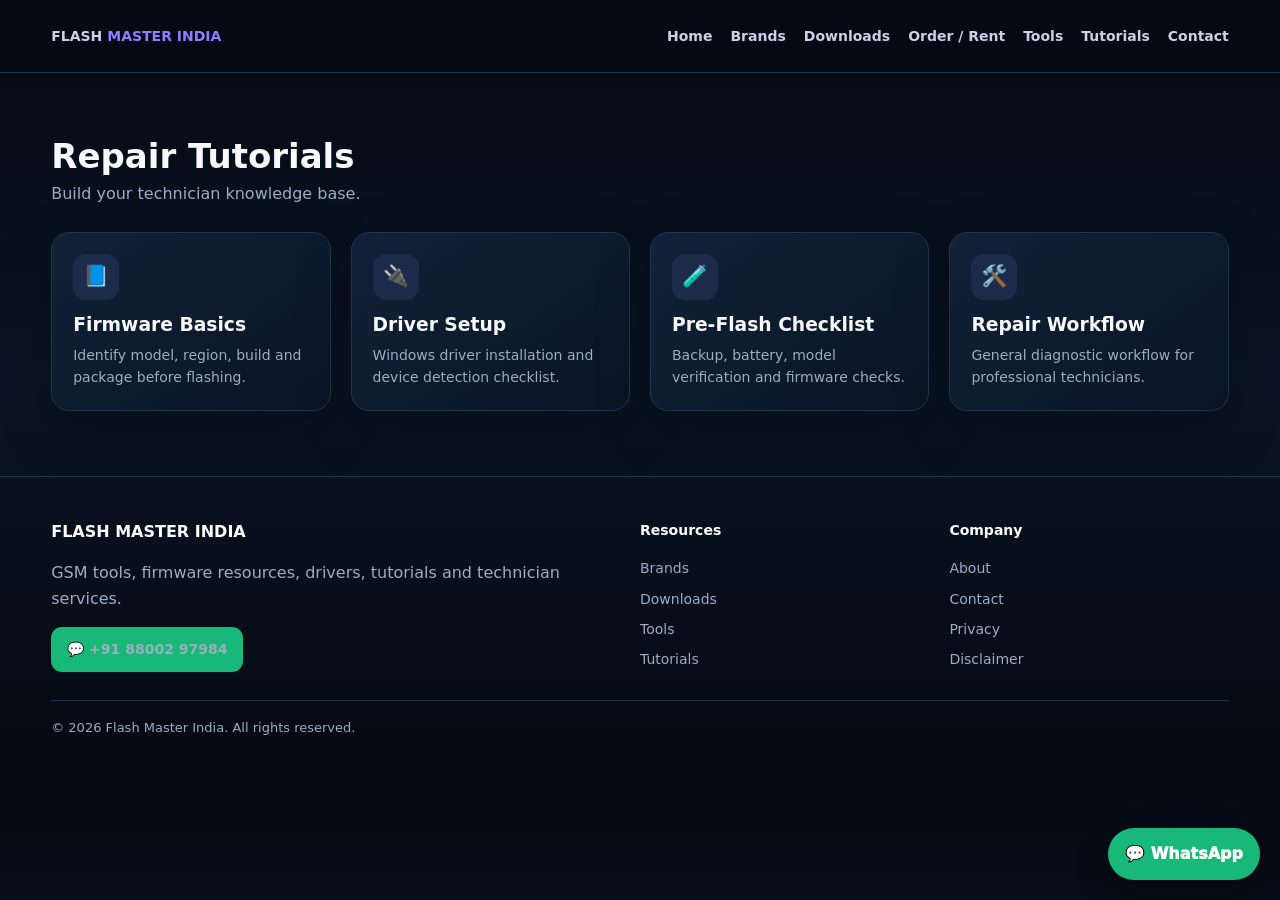
<file: tutorials.html>
<!doctype html><html lang="en"><head><meta charset="utf-8"><meta name="viewport" content="width=device-width,initial-scale=1"><title>Tutorials | Flash Master India</title><link rel="stylesheet" href="assets/style.css"></head><body><header><div class="container nav"><a class="logo" href="index.html">FLASH <span>MASTER INDIA</span></a><button class="menu">☰</button><nav><ul><li><a href="index.html">Home</a></li><li><a href="brands.html">Brands</a></li><li><a href="downloads.html">Downloads</a></li><li><a href="orders.html">Order / Rent</a></li><li><a href="tools.html">Tools</a></li><li><a href="tutorials.html">Tutorials</a></li><li><a href="contact.html">Contact</a></li></ul></nav></div></header><section><div class="container"><div class="section-head"><div><h2>Repair Tutorials</h2><p>Build your technician knowledge base.</p></div></div><div class="grid cards"><article class="card"><div class="icon">📘</div><h3>Firmware Basics</h3><p>Identify model, region, build and package before flashing.</p></article><article class="card"><div class="icon">🔌</div><h3>Driver Setup</h3><p>Windows driver installation and device detection checklist.</p></article><article class="card"><div class="icon">🧪</div><h3>Pre-Flash Checklist</h3><p>Backup, battery, model verification and firmware checks.</p></article><article class="card"><div class="icon">🛠️</div><h3>Repair Workflow</h3><p>General diagnostic workflow for professional technicians.</p></article></div></div></section><footer><div class="container footer-grid"><div><h4>FLASH MASTER INDIA</h4><p>GSM tools, firmware resources, drivers, tutorials and technician services.</p><a class="btn whatsapp" href="https://wa.me/918800297984" target="_blank">💬 +91 88002 97984</a></div><div class="footer-links"><h4>Resources</h4><a href="brands.html">Brands</a><a href="downloads.html">Downloads</a><a href="tools.html">Tools</a><a href="tutorials.html">Tutorials</a></div><div class="footer-links"><h4>Company</h4><a href="about.html">About</a><a href="contact.html">Contact</a><a href="privacy.html">Privacy</a><a href="disclaimer.html">Disclaimer</a></div></div><div class="container copy">© 2026 Flash Master India. All rights reserved.</div></footer><a class="float-wa" href="https://wa.me/918800297984" target="_blank">💬 WhatsApp</a><script src="assets/app.js"></script></body></html>
</file>
<file: assets/style.css>
:root{--bg:#070d18;--panel:#0e1829;--panel2:#13233a;--text:#f7f9fc;--muted:#9eacc2;--brand:#6d5dfc;--brand2:#8b5cf6;--green:#18b978;--line:#21334e}*{box-sizing:border-box}html{scroll-behavior:smooth}body{margin:0;font-family:Inter,system-ui,-apple-system,Segoe UI,Roboto,Arial,sans-serif;background:linear-gradient(180deg,#050a13,#0a1424 48%,#050a13);color:var(--text);line-height:1.6}a{text-decoration:none;color:inherit}.container{width:min(1180px,92%);margin:auto}header{position:sticky;top:0;z-index:99;background:rgba(5,10,19,.9);backdrop-filter:blur(14px);border-bottom:1px solid var(--line)}.nav{height:72px;display:flex;align-items:center;justify-content:space-between;gap:22px}.logo{font-weight:950;font-size:21px}.logo span{color:#8d80ff}.nav ul{display:flex;gap:18px;list-style:none;margin:0;padding:0}.nav a{font-size:14px;font-weight:800;color:#c9d3e3}.nav a:hover{color:#fff}.menu{display:none;background:#101c31;border:1px solid var(--line);color:#fff;border-radius:10px;padding:8px 11px}.hero{padding:85px 0 60px}.hero-grid{display:grid;grid-template-columns:1.15fr .85fr;gap:35px;align-items:center}.badge{display:inline-block;padding:7px 12px;border:1px solid #3e427a;background:#171a3b;color:#cbc6ff;border-radius:99px;font-size:12px;font-weight:900}h1{font-size:clamp(42px,6vw,72px);line-height:1;letter-spacing:-3px;margin:18px 0}.gradient{background:linear-gradient(90deg,#fff,#bdb6ff,#7467ff);color:transparent;background-clip:text}.lead{font-size:18px;color:var(--muted);max-width:730px}.actions{display:flex;flex-wrap:wrap;gap:11px;margin-top:26px}.btn{display:inline-flex;align-items:center;justify-content:center;gap:7px;padding:11px 16px;border-radius:11px;background:#122039;border:1px solid var(--line);font-weight:900;font-size:14px}.btn.primary{background:linear-gradient(135deg,var(--brand),var(--brand2));border:0}.btn.whatsapp{background:var(--green);border:0}.card,.hero-card{background:linear-gradient(145deg,rgba(18,34,58,.97),rgba(10,20,36,.97));border:1px solid var(--line);border-radius:18px;box-shadow:0 18px 55px rgba(0,0,0,.22)}.hero-card{padding:25px}.quick{display:flex;justify-content:space-between;padding:12px 0;border-bottom:1px solid var(--line);color:var(--muted)}.quick:last-child{border:0}section{padding:65px 0}.section-head{display:flex;justify-content:space-between;align-items:end;gap:20px;margin-bottom:25px}.section-head h2{font-size:34px;line-height:1.1;margin:0 0 6px}.section-head p{color:var(--muted);margin:0}.grid{display:grid;gap:20px}.cards{grid-template-columns:repeat(4,1fr)}.card{padding:21px}.card h3{margin:10px 0 4px}.card p{margin:0;color:var(--muted);font-size:14px}.icon{width:46px;height:46px;border-radius:13px;display:grid;place-items:center;background:#1b2b49;font-size:21px}.search{display:flex;gap:10px;margin-bottom:22px}.search input,.form input,.form textarea,.form select{width:100%;padding:13px 14px;border-radius:11px;border:1px solid var(--line);background:#091426;color:#fff;outline:0}.downloads,.orders{grid-template-columns:repeat(3,1fr)}.download-card{display:flex;flex-direction:column;gap:13px}.download-card .btn{margin-top:auto}.tag{display:inline-block;background:#1a2a45;color:#bdc9dc;border-radius:7px;padding:4px 8px;font-size:11px;font-weight:800}.meta{display:flex;gap:7px;flex-wrap:wrap;align-items:center;margin-top:13px}.notice{padding:15px 17px;border:1px solid #334566;background:#0e1a2e;border-radius:12px;color:#c8d4e8;margin-bottom:20px}.price{font-size:27px;font-weight:950;margin:8px 0}.small{font-size:13px;color:var(--muted)}footer{border-top:1px solid var(--line);padding:42px 0;color:var(--muted)}.footer-grid{display:grid;grid-template-columns:2fr 1fr 1fr;gap:30px}.footer-grid h4{color:#fff;margin:0 0 8px}.footer-links{display:grid;gap:7px;font-size:14px}.copy{margin-top:28px;padding-top:17px;border-top:1px solid var(--line);font-size:13px}.float-wa{position:fixed;right:20px;bottom:20px;z-index:80;background:var(--green);color:#fff;padding:13px 17px;border-radius:999px;font-weight:950;box-shadow:0 10px 30px rgba(0,0,0,.35)}@media(max-width:920px){.hero-grid,.footer-grid{grid-template-columns:1fr}.cards{grid-template-columns:repeat(2,1fr)}.downloads,.orders{grid-template-columns:repeat(2,1fr)}.menu{display:block}.nav nav ul{display:none;position:absolute;left:4%;right:4%;top:72px;background:#07101f;border:1px solid var(--line);padding:18px;border-radius:14px;flex-direction:column}.nav nav ul.open{display:flex}}@media(max-width:600px){h1{letter-spacing:-2px}.hero{padding-top:55px}.cards,.downloads,.orders{grid-template-columns:1fr}.section-head{display:block}.section-head p{margin-top:8px}.search{flex-direction:column}}
</file>
